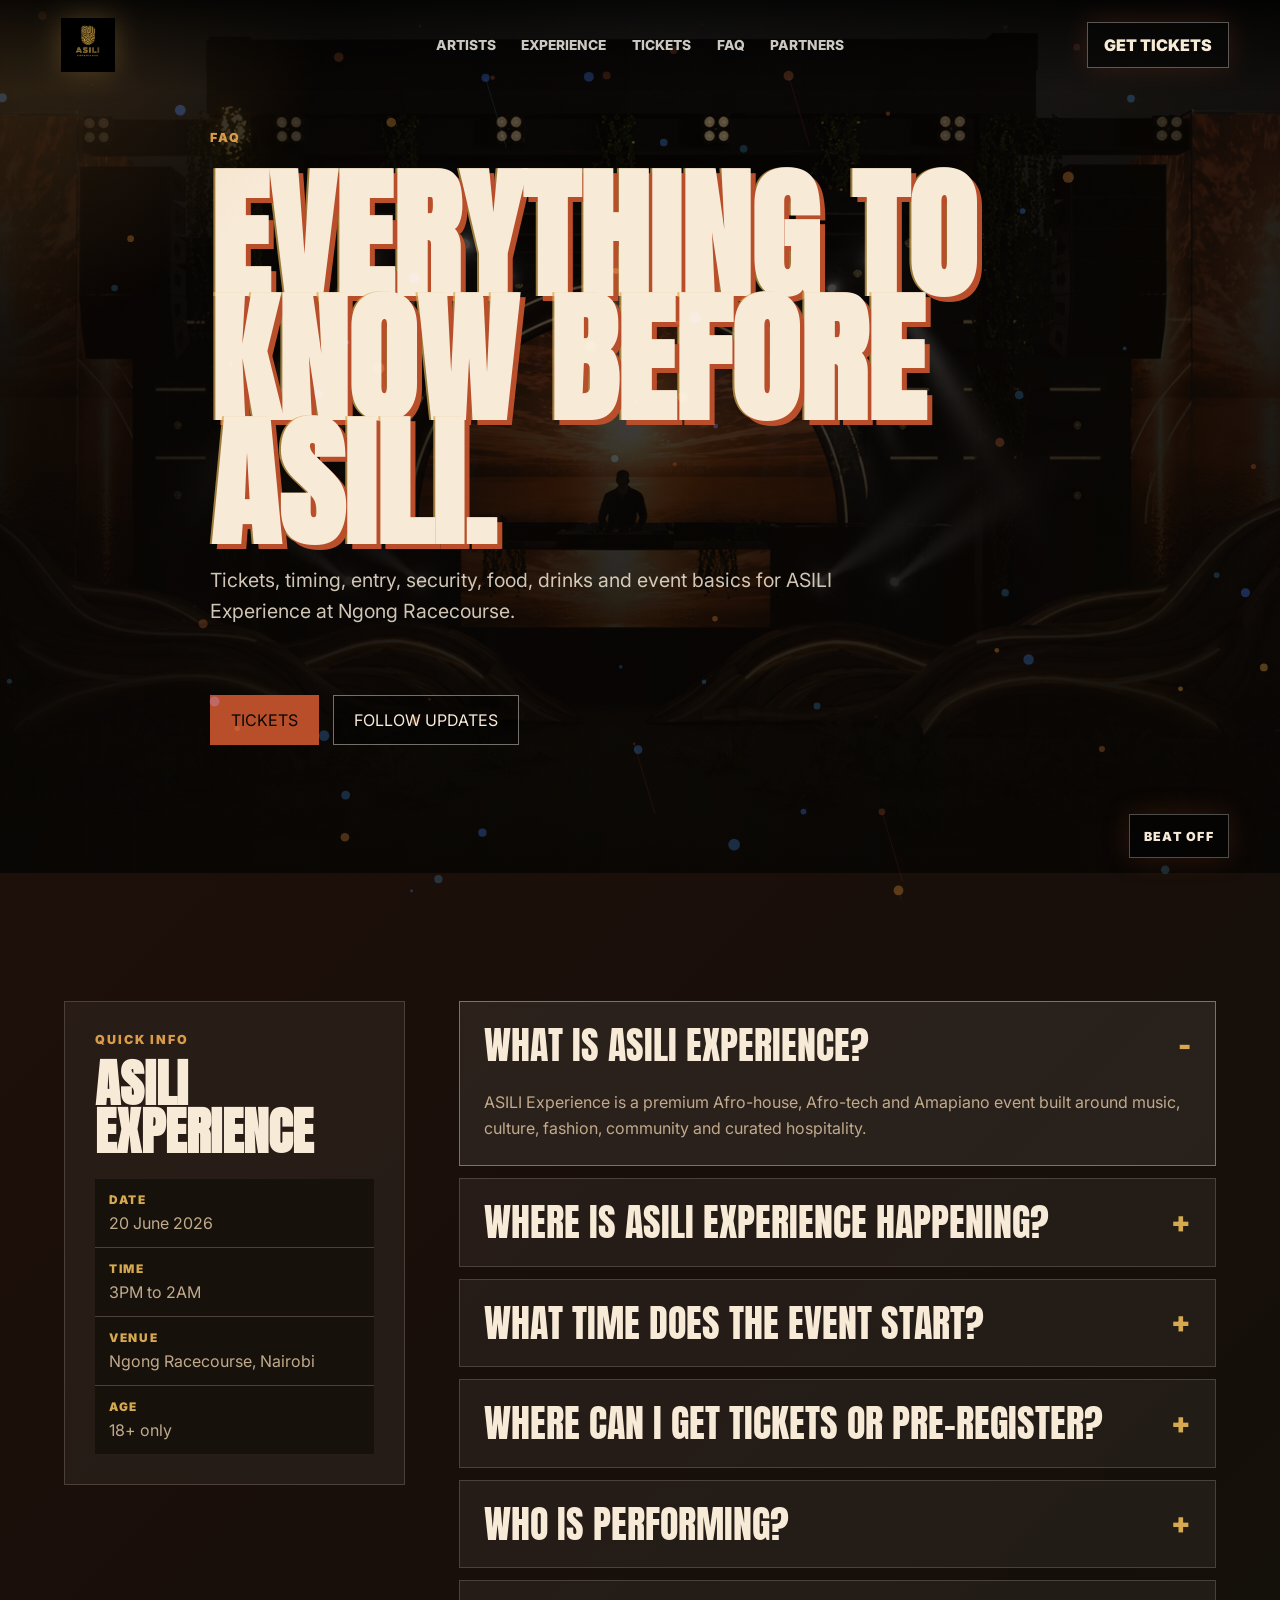
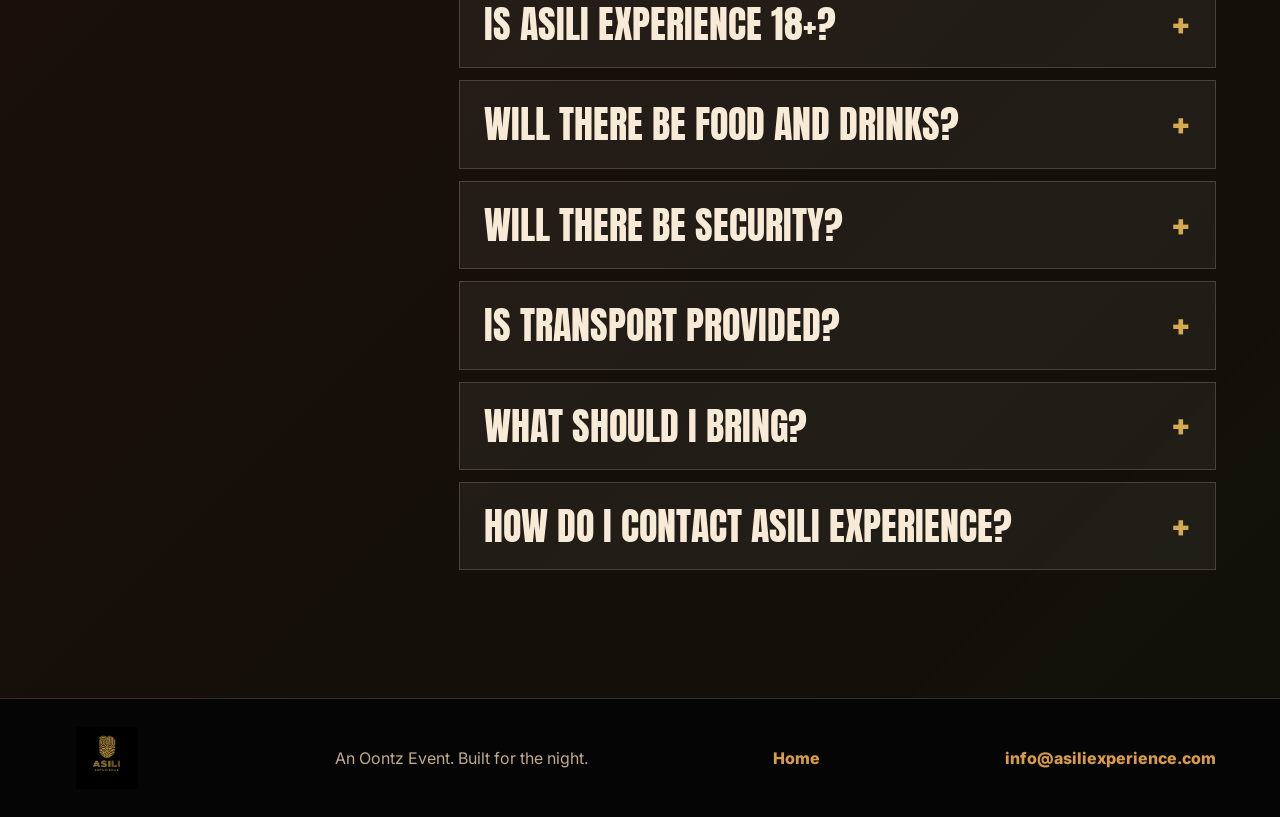
<file: faq.html>
<!doctype html>
<html lang="en">
  <head>
    <meta charset="utf-8">
    <meta name="viewport" content="width=device-width, initial-scale=1">
    <title>FAQ | ASILI Experience Nairobi</title>
    <meta
      name="description"
      content="Frequently asked questions for ASILI Experience, an Afro House Festival Nairobi event at Ngong Racecourse with music, culture, food, drinks, security and ticket information."
    >
    <meta name="robots" content="index, follow">
    <meta name="theme-color" content="#090604">
    <link rel="canonical" href="https://asiliexperience.com/faq.html">
    <link rel="icon" type="image/png" sizes="32x32" href="assets/favicon-32.png">
    <link rel="apple-touch-icon" sizes="180x180" href="assets/apple-touch-icon.png">
    <meta property="og:type" content="website">
    <meta property="og:site_name" content="ASILI Experience">
    <meta property="og:locale" content="en_KE">
    <meta property="og:url" content="https://asiliexperience.com/faq.html">
    <meta property="og:title" content="ASILI Experience FAQ">
    <meta property="og:description" content="Everything to know before ASILI Experience at Ngong Racecourse, Nairobi.">
    <meta property="og:image" content="https://asiliexperience.com/assets/home-stage-background.png">
    <meta name="twitter:card" content="summary_large_image">
    <meta name="twitter:title" content="ASILI Experience FAQ">
    <meta name="twitter:description" content="Tickets, venue, age limit, security, food, drinks and event information for ASILI Experience.">
    <meta name="twitter:image" content="https://asiliexperience.com/assets/home-stage-background.png">
    <link rel="preconnect" href="https://fonts.googleapis.com">
    <link rel="preconnect" href="https://fonts.gstatic.com" crossorigin>
    <link
      href="https://fonts.googleapis.com/css2?family=Anton&family=Inter:wght@400;600;700;800;900&display=swap"
      rel="stylesheet"
    >
    <link rel="stylesheet" href="styles.css?v=20260708">
    <script type="application/ld+json">
      {
        "@context": "https://schema.org",
        "@type": "FAQPage",
        "mainEntity": [
          {
            "@type": "Question",
            "name": "What is ASILI Experience?",
            "acceptedAnswer": {
              "@type": "Answer",
              "text": "ASILI Experience is a premium Afro-house, Afro-tech and Amapiano event in Nairobi, built around music, culture, fashion, community and curated hospitality."
            }
          },
          {
            "@type": "Question",
            "name": "Where is ASILI Experience happening?",
            "acceptedAnswer": {
              "@type": "Answer",
              "text": "ASILI Experience takes place at Ngong Racecourse in Nairobi, Kenya."
            }
          },
          {
            "@type": "Question",
            "name": "What time does the event start?",
            "acceptedAnswer": {
              "@type": "Answer",
              "text": "Gates open at 3PM and the event runs until 2AM."
            }
          },
          {
            "@type": "Question",
            "name": "Where can I get tickets?",
            "acceptedAnswer": {
              "@type": "Answer",
              "text": "Tickets and booking updates are available through Most Wanted on HustleSasa. Follow ASILI Experience on Instagram for ticket announcements."
            }
          },
          {
            "@type": "Question",
            "name": "Who is performing at ASILI Experience?",
            "acceptedAnswer": {
              "@type": "Answer",
              "text": "The ASILI Experience lineup includes Dankie Boi, Kabza De Small, Skillz and Etania."
            }
          },
          {
            "@type": "Question",
            "name": "Is ASILI Experience an 18+ event?",
            "acceptedAnswer": {
              "@type": "Answer",
              "text": "Yes. ASILI Experience is an 18+ event. Guests should carry a valid physical ID or accepted identification."
            }
          },
          {
            "@type": "Question",
            "name": "Will there be food and drinks?",
            "acceptedAnswer": {
              "@type": "Answer",
              "text": "Yes. Food vendors and bars will be available inside the event grounds."
            }
          },
          {
            "@type": "Question",
            "name": "Will there be security?",
            "acceptedAnswer": {
              "@type": "Answer",
              "text": "Yes. ASILI Experience will have trained security, controlled entry and support points around the venue."
            }
          },
          {
            "@type": "Question",
            "name": "Is transport provided?",
            "acceptedAnswer": {
              "@type": "Answer",
              "text": "Transport is not provided by the event. Guests should plan their own drop-off, pickup or ride-share arrangements."
            }
          },
          {
            "@type": "Question",
            "name": "How can I contact ASILI Experience?",
            "acceptedAnswer": {
              "@type": "Answer",
              "text": "You can contact ASILI Experience by email at info@asiliexperience.com or follow @asiliexperience on Instagram."
            }
          }
        ]
      }
    </script>
  </head>
  <body>
    <canvas class="beat-field" aria-hidden="true"></canvas>
    <div class="cursor-light" aria-hidden="true"></div>
    <div class="noise" aria-hidden="true"></div>
    <button class="audio-toggle" type="button" data-audio-toggle aria-pressed="false">
      Beat Off
    </button>
    <header class="site-header">
      <a class="brand" href="index.html#top" aria-label="ASILI home">
        <img class="brand-logo" src="assets/asili-logo-official.png" alt="ASILI Experience logo">
      </a>
      <nav class="nav-links" aria-label="Primary navigation">
        <a href="index.html#artists">Artists</a>
        <a href="index.html#experience">Experience</a>
        <a href="index.html#tickets">Tickets</a>
        <a href="faq.html" aria-current="page">FAQ</a>
        <a href="index.html#partners">Partners</a>
      </nav>
      <a class="nav-ticket" href="https://mostwanted.hustlesasa.shop/?utm_source=ig&utm_medium=social&utm_content=link_in_bio&fbclid=PAZXh0bgNhZW0CMTEAc3J0YwZhcHBfaWQPOTM2NjE5NzQzMzkyNDU5AAGn_1s_jsOJiyk4CDyZP5e3llBT3lIYCwSKj093tluScpbPhsxuHTpS0KUFDSg_aem_HzJawruH-vDiHmQjQ0k3qQ&utm_id=97760_v0_s00_e0_tv3" target="_blank" rel="noopener">Get Tickets</a>
    </header>

    <main id="top">
      <section class="faq-hero section" aria-label="ASILI FAQ introduction">
        <img src="assets/home-stage-background.png" alt="ASILI Experience main stage at Ngong Racecourse">
        <div class="section-inner faq-hero-content">
          <p class="section-kicker">FAQ</p>
          <h1>Everything to know before ASILI.</h1>
          <p>Tickets, timing, entry, security, food, drinks and event basics for ASILI Experience at Ngong Racecourse.</p>
          <div class="hero-actions" aria-label="FAQ actions">
            <a class="button button-primary" href="https://mostwanted.hustlesasa.shop/?utm_source=ig&utm_medium=social&utm_content=link_in_bio&fbclid=PAZXh0bgNhZW0CMTEAc3J0YwZhcHBfaWQPOTM2NjE5NzQzMzkyNDU5AAGn_1s_jsOJiyk4CDyZP5e3llBT3lIYCwSKj093tluScpbPhsxuHTpS0KUFDSg_aem_HzJawruH-vDiHmQjQ0k3qQ&utm_id=97760_v0_s00_e0_tv3" target="_blank" rel="noopener">Tickets</a>
            <a class="button button-secondary" href="https://www.instagram.com/asiliexperience/" target="_blank" rel="noopener">Follow Updates</a>
          </div>
        </div>
      </section>

      <section class="section faq-section" aria-label="Frequently asked questions">
        <div class="section-inner faq-layout">
          <aside class="faq-aside">
            <p class="section-kicker">Quick info</p>
            <h2>ASILI Experience</h2>
            <dl>
              <div>
                <dt>Date</dt>
                <dd>20 June 2026</dd>
              </div>
              <div>
                <dt>Time</dt>
                <dd>3PM to 2AM</dd>
              </div>
              <div>
                <dt>Venue</dt>
                <dd>Ngong Racecourse, Nairobi</dd>
              </div>
              <div>
                <dt>Age</dt>
                <dd>18+ only</dd>
              </div>
            </dl>
          </aside>

          <div class="faq-list">
            <details class="faq-item" open>
              <summary>What is ASILI Experience?</summary>
              <p>ASILI Experience is a premium Afro-house, Afro-tech and Amapiano event built around music, culture, fashion, community and curated hospitality.</p>
            </details>
            <details class="faq-item">
              <summary>Where is ASILI Experience happening?</summary>
              <p>The event takes place at Ngong Racecourse in Nairobi, Kenya.</p>
            </details>
            <details class="faq-item">
              <summary>What time does the event start?</summary>
              <p>Gates open at 3PM and the experience runs until 2AM.</p>
            </details>
            <details class="faq-item">
              <summary>Where can I get tickets or pre-register?</summary>
              <p>All ticket details and booking updates are handled through Most Wanted on HustleSasa. Follow ASILI Experience on Instagram for drops and updates.</p>
            </details>
            <details class="faq-item">
              <summary>Who is performing?</summary>
              <p>The lineup includes Dankie Boi, Kabza De Small, Skillz and Etania.</p>
            </details>
            <details class="faq-item">
              <summary>Is ASILI Experience 18+?</summary>
              <p>Yes. ASILI Experience is an 18+ event. Carry a valid physical ID or accepted identification for entry checks.</p>
            </details>
            <details class="faq-item">
              <summary>Will there be food and drinks?</summary>
              <p>Yes. Food vendors and bars will be available inside the event grounds.</p>
            </details>
            <details class="faq-item">
              <summary>Will there be security?</summary>
              <p>Yes. The event will have trained security, controlled entry and support points around the venue.</p>
            </details>
            <details class="faq-item">
              <summary>Is transport provided?</summary>
              <p>No. Guests should plan their own drop-off, pickup or ride-share arrangements.</p>
            </details>
            <details class="faq-item">
              <summary>What should I bring?</summary>
              <p>Bring your ticket confirmation, charged phone, valid ID, comfortable shoes and the right energy.</p>
            </details>
            <details class="faq-item">
              <summary>How do I contact ASILI Experience?</summary>
              <p>Email <a href="mailto:info@asiliexperience.com">info@asiliexperience.com</a> or follow <a href="https://www.instagram.com/asiliexperience/" target="_blank" rel="noopener">@asiliexperience</a> on Instagram.</p>
            </details>
          </div>
        </div>
      </section>
    </main>

    <footer class="site-footer">
      <img class="footer-logo" src="assets/asili-logo-official.png" alt="ASILI Experience logo">
      <p>An Oontz Event. Built for the night.</p>
      <a href="index.html">Home</a>
      <a href="mailto:info@asiliexperience.com">info@asiliexperience.com</a>
    </footer>

    <script src="script.js"></script>
  </body>
</html>
</file>
<file: styles.css>
:root {
  --ink: #f7ead7;
  --muted: #c1aa8b;
  --black: #090604;
  --charcoal: #17110c;
  --red: #b84f2a;
  --pink: #8f3f2f;
  --cyan: #d89b4a;
  --gold: #d6a84f;
  --green: #7d8a4d;
  --line: rgba(247, 234, 215, 0.18);
  --max: 1180px;
}

* {
  box-sizing: border-box;
}

.sr-only {
  position: absolute;
  width: 1px;
  height: 1px;
  padding: 0;
  margin: -1px;
  overflow: hidden;
  clip: rect(0, 0, 0, 0);
  white-space: nowrap;
  border: 0;
}

html {
  scroll-behavior: smooth;
}

body {
  margin: 0;
  background:
    radial-gradient(circle at 18% 10%, rgba(184, 79, 42, 0.18), transparent 32%),
    radial-gradient(circle at 82% 18%, rgba(125, 138, 77, 0.14), transparent 30%),
    var(--black);
  color: var(--ink);
  font-family: Inter, system-ui, -apple-system, BlinkMacSystemFont, "Segoe UI", sans-serif;
  overflow-x: hidden;
}

body.is-scrolled .site-header {
  background: rgba(5, 5, 5, 0.86);
  border-bottom: 1px solid rgba(248, 244, 236, 0.12);
  backdrop-filter: blur(18px);
}

body.beat-is-on .hero-image {
  animation-duration: 9s;
  filter: saturate(1.25) contrast(1.08);
}

body.beat-is-on h1,
body.beat-is-on .brand-strip span {
  animation-duration: 1.1s;
}

body.beat-is-on .sound-meter span {
  animation-duration: 360ms;
}

body.beat-is-on .visual-crowd img,
body.beat-is-on .party-gallery img {
  animation-duration: 5.5s;
}

a {
  color: inherit;
  text-decoration: none;
}

.beat-field,
.cursor-light {
  position: fixed;
  inset: 0;
  pointer-events: none;
}

.beat-field {
  z-index: 1;
  opacity: 0.72;
  mix-blend-mode: screen;
}

.cursor-light {
  z-index: 4;
  background: radial-gradient(circle at var(--x, 50%) var(--y, 34%), rgba(216, 155, 74, 0.2), transparent 26vw);
  transition: background-position 120ms linear;
}

.noise {
  position: fixed;
  inset: 0;
  z-index: 5;
  pointer-events: none;
  opacity: 0.16;
  background-image:
    radial-gradient(circle at 20% 30%, rgba(247, 234, 215, 0.15) 0 1px, transparent 1px),
    radial-gradient(circle at 80% 70%, rgba(214, 168, 79, 0.12) 0 1px, transparent 1px);
  background-size: 28px 28px, 18px 18px;
  mix-blend-mode: soft-light;
}

.site-header {
  position: fixed;
  top: 0;
  left: 0;
  right: 0;
  z-index: 20;
  display: grid;
  grid-template-columns: 1fr auto 1fr;
  align-items: center;
  gap: 24px;
  padding: 18px clamp(18px, 4vw, 54px);
  background: linear-gradient(180deg, rgba(0, 0, 0, 0.78), rgba(0, 0, 0, 0));
  transition: background 220ms ease, border-color 220ms ease, backdrop-filter 220ms ease;
}

.audio-toggle {
  position: fixed;
  right: clamp(18px, 4vw, 54px);
  bottom: clamp(18px, 4vw, 42px);
  z-index: 50;
  min-height: 44px;
  padding: 11px 14px;
  border: 1px solid rgba(248, 244, 236, 0.3);
  background: rgba(5, 5, 5, 0.72);
  color: var(--ink);
  font: inherit;
  font-size: 0.78rem;
  font-weight: 900;
  letter-spacing: 0.1em;
  text-transform: uppercase;
  cursor: pointer;
  backdrop-filter: blur(14px);
  box-shadow: 0 0 28px rgba(184, 79, 42, 0.22);
}

.audio-toggle[aria-pressed="true"] {
  border-color: rgba(125, 138, 77, 0.72);
  background: var(--green);
  color: var(--black);
  box-shadow: 0 0 34px rgba(125, 138, 77, 0.42);
}

.brand,
.nav-ticket,
.button {
  font-weight: 900;
  text-transform: uppercase;
}

.brand {
  display: inline-flex;
  align-items: center;
  gap: 10px;
  letter-spacing: 0.08em;
}

.brand-logo {
  width: 74px;
  height: 54px;
  object-fit: contain;
  object-position: center;
  filter: drop-shadow(0 0 14px rgba(214, 168, 79, 0.28));
}

.nav-links {
  display: flex;
  align-items: center;
  gap: clamp(14px, 2vw, 28px);
  color: rgba(248, 244, 236, 0.82);
  font-size: 0.86rem;
  font-weight: 800;
  text-transform: uppercase;
}

.nav-links a {
  position: relative;
}

.nav-links a::after {
  position: absolute;
  left: 0;
  right: 0;
  bottom: -8px;
  height: 2px;
  content: "";
  background: var(--cyan);
  transform: scaleX(0);
  transform-origin: left;
  transition: transform 180ms ease;
}

.nav-links a:hover::after {
  transform: scaleX(1);
}

.nav-ticket {
  justify-self: end;
  padding: 12px 16px;
  border: 1px solid rgba(248, 244, 236, 0.34);
  background: rgba(5, 5, 5, 0.5);
  box-shadow: 0 0 24px rgba(184, 79, 42, 0.22);
}

.hero {
  position: relative;
  min-height: 94svh;
  display: grid;
  align-items: end;
  padding: 110px clamp(18px, 5vw, 72px) 58px;
  overflow: hidden;
  isolation: isolate;
}

.hero-image,
.hero-scrim,
.hero::before,
.hero::after {
  position: absolute;
  inset: 0;
}

.hero::before {
  z-index: 1;
  content: "";
  background:
    linear-gradient(105deg, transparent 0 42%, rgba(184, 79, 42, 0.24) 43%, transparent 46%),
    linear-gradient(78deg, transparent 0 57%, rgba(216, 155, 74, 0.18) 58%, transparent 61%),
    repeating-linear-gradient(90deg, transparent 0 110px, rgba(247, 234, 215, 0.05) 112px, transparent 116px);
  animation: lightSweep 5.2s ease-in-out infinite;
  mix-blend-mode: warm-light;
}

.hero::after {
  z-index: 1;
  content: "";
  background:
    radial-gradient(circle at 50% 86%, rgba(184, 79, 42, 0.28), transparent 30%),
    radial-gradient(circle at 18% 22%, rgba(125, 138, 77, 0.16), transparent 24%),
    linear-gradient(transparent 0 72%, rgba(5, 5, 5, 0.9));
}

.hero-image {
  width: 100%;
  height: 100%;
  object-fit: cover;
  object-position: center center;
  filter: sepia(0.18) saturate(0.9) contrast(1.08) brightness(0.88);
  animation: heroDrift 18s ease-in-out infinite alternate;
}

.hero-video {
  background: #050505;
}

.hero-scrim {
  background:
    linear-gradient(90deg, rgba(0, 0, 0, 0.84), rgba(0, 0, 0, 0.28) 48%, rgba(0, 0, 0, 0.72)),
    linear-gradient(180deg, rgba(0, 0, 0, 0.12), rgba(0, 0, 0, 0.94) 90%);
}

.hero-orbit {
  position: absolute;
  width: 46vw;
  aspect-ratio: 1;
  border: 1px solid rgba(248, 244, 236, 0.24);
  border-radius: 50%;
  transform: rotateX(64deg);
  filter: drop-shadow(0 0 18px rgba(216, 155, 74, 0.24));
}

.orbit-one {
  right: -9vw;
  top: 14vh;
  animation: spinRing 22s linear infinite;
}

.orbit-two {
  left: -18vw;
  bottom: 5vh;
  border-color: rgba(184, 79, 42, 0.28);
  animation: spinRing 28s linear infinite reverse;
}

.hero-content {
  position: relative;
  z-index: 3;
  max-width: 800px;
}

.eyebrow,
.section-kicker,
.ticket-card p,
.experience-grid span {
  color: var(--cyan);
  font-size: 0.78rem;
  font-weight: 900;
  letter-spacing: 0.16em;
  text-transform: uppercase;
}

h1,
h2,
h3,
p {
  margin-top: 0;
}

h1 {
  margin-bottom: 10px;
  font-family: Anton, Impact, sans-serif;
  font-size: clamp(4.6rem, 15vw, 11rem);
  line-height: 0.82;
  letter-spacing: 0;
  text-transform: uppercase;
  text-shadow: 5px 5px 0 var(--red), -2px 0 0 rgba(214, 168, 79, 0.72);
  animation: titlePulse 2.8s steps(2, end) infinite;
}

.hero-copy {
  max-width: 650px;
  color: rgba(248, 244, 236, 0.86);
  font-size: clamp(1rem, 2.2vw, 1.28rem);
  line-height: 1.55;
}

.hero-actions {
  display: flex;
  flex-wrap: wrap;
  gap: 14px;
  margin-top: 30px;
}

.sound-meter {
  display: grid;
  grid-template-columns: repeat(10, 10px);
  align-items: end;
  gap: 7px;
  height: 54px;
  margin-top: 30px;
}

.sound-meter span {
  display: block;
  height: 16px;
  background: linear-gradient(180deg, var(--gold), var(--green), var(--red));
  box-shadow: 0 0 18px rgba(216, 155, 74, 0.35);
  transform-origin: bottom;
  animation: meterBounce 820ms ease-in-out infinite alternate;
}

.sound-meter span:nth-child(2n) {
  animation-duration: 520ms;
}

.sound-meter span:nth-child(3n) {
  animation-duration: 680ms;
}

.sound-meter span:nth-child(4n) {
  animation-duration: 980ms;
}

.button {
  font: inherit;
  display: inline-flex;
  min-height: 48px;
  align-items: center;
  justify-content: center;
  padding: 14px 20px;
  border: 1px solid transparent;
  transition: transform 180ms ease, background 180ms ease, color 180ms ease;
  cursor: pointer;
}

.button:hover {
  transform: translateY(-2px);
}

.button-primary {
  background: var(--red);
  color: var(--black);
}

.button-secondary {
  border-color: rgba(248, 244, 236, 0.45);
  background: rgba(0, 0, 0, 0.42);
}

.hero-panel {
  position: absolute;
  right: clamp(18px, 5vw, 72px);
  bottom: 42px;
  z-index: 3;
  display: grid;
  gap: 8px;
  width: min(320px, calc(100% - 36px));
  padding: 18px;
  border-left: 4px solid var(--green);
  background: rgba(5, 5, 5, 0.68);
  backdrop-filter: blur(14px);
  animation: panelFloat 3.8s ease-in-out infinite;
}

.stage-hud {
  position: absolute;
  left: clamp(18px, 5vw, 72px);
  right: clamp(18px, 5vw, 72px);
  bottom: 18px;
  z-index: 3;
  display: flex;
  justify-content: space-between;
  gap: 16px;
  color: rgba(248, 244, 236, 0.62);
  font-size: 0.72rem;
  font-weight: 900;
  letter-spacing: 0.14em;
  text-transform: uppercase;
}

.stage-hud span {
  padding-top: 8px;
  border-top: 1px solid rgba(248, 244, 236, 0.28);
}

.hero-panel strong {
  font-size: 1.15rem;
  text-transform: uppercase;
}

.hero-panel span {
  color: var(--muted);
  font-size: 0.86rem;
  font-weight: 800;
  text-transform: uppercase;
}

.section {
  padding: clamp(72px, 10vw, 130px) clamp(18px, 5vw, 72px);
}

.section-inner {
  width: min(100%, var(--max));
  margin: 0 auto;
}

.section-heading {
  display: grid;
  max-width: 750px;
  gap: 8px;
  margin-bottom: 34px;
}

.section-heading,
.experience-grid article,
.ticket-card,
.guide-grid article,
.info-grid dl {
  opacity: 0;
  transform: translateY(24px);
  transition: opacity 520ms ease, transform 520ms ease;
}

.section-heading.is-visible,
.experience-grid article.is-visible,
.ticket-card.is-visible,
.guide-grid article.is-visible,
.info-grid dl.is-visible {
  opacity: 1;
  transform: translateY(0);
}

h2 {
  font-family: Anton, Impact, sans-serif;
  font-size: clamp(2.45rem, 7vw, 5.5rem);
  line-height: 0.95;
  letter-spacing: 0;
  text-transform: uppercase;
}

h3 {
  font-size: clamp(1.25rem, 2.2vw, 2rem);
  line-height: 1;
}

.countdown-section {
  padding: 48px clamp(18px, 5vw, 72px);
  background:
    linear-gradient(90deg, rgba(9, 6, 4, 0.08), transparent),
    var(--red);
  color: var(--black);
}

.countdown-grid,
.info-grid {
  display: grid;
  grid-template-columns: minmax(0, 1fr) minmax(320px, 0.85fr);
  gap: clamp(28px, 6vw, 72px);
  align-items: center;
}

.countdown-grid .section-kicker {
  color: var(--black);
}

.countdown-grid h2 {
  margin-bottom: 0;
  max-width: 630px;
}

.countdown {
  display: grid;
  grid-template-columns: repeat(4, 1fr);
  gap: 8px;
}

.countdown div {
  display: grid;
  min-height: 100px;
  place-items: center;
  border: 2px solid rgba(5, 5, 5, 0.82);
  background: rgba(248, 244, 236, 0.78);
}

.countdown strong {
  font-family: Anton, Impact, sans-serif;
  font-size: clamp(2rem, 5vw, 4.2rem);
  line-height: 0.9;
}

.countdown span {
  font-size: 0.72rem;
  font-weight: 900;
  text-transform: uppercase;
}

.visuals-section {
  display: grid;
  grid-template-columns: repeat(4, minmax(240px, 1fr));
  gap: 1px;
  background: rgba(248, 244, 236, 0.14);
  overflow-x: auto;
}

.visual-card {
  position: relative;
  min-height: 0;
  aspect-ratio: 4 / 5;
  display: grid;
  align-items: end;
  overflow: hidden;
  isolation: isolate;
  padding: 0;
  background: #050505;
}

.visual-card img {
  position: absolute;
  inset: 0;
  z-index: -2;
  width: 100%;
  height: 100%;
  object-fit: cover;
  filter: saturate(1.06) contrast(1.05);
  transition: transform 700ms ease;
}

.visual-crowd img {
  animation: photoPulse 10s ease-in-out infinite alternate;
}

.visual-card::before {
  position: absolute;
  inset: 0;
  z-index: -1;
  content: "";
  background:
    linear-gradient(180deg, rgba(5, 5, 5, 0.08), rgba(5, 5, 5, 0.82)),
    radial-gradient(circle at 22% 22%, rgba(216, 155, 74, 0.18), transparent 28%);
}

.visuals-section .visual-card.visual-artist::before {
  display: none;
}

.visual-card:hover img {
  transform: scale(1.04);
}

.visual-card h2 {
  max-width: 520px;
  margin-bottom: 0;
  font-size: clamp(1.65rem, 3vw, 3.2rem);
  text-shadow: 3px 3px 0 rgba(184, 79, 42, 0.72);
}

.motion-dancers {
  position: absolute;
  inset: auto 5% 9% 5%;
  z-index: 1;
  height: 42%;
  pointer-events: none;
}

.motion-dancers span {
  position: absolute;
  bottom: 0;
  width: clamp(14px, 2vw, 28px);
  height: clamp(64px, 12vw, 142px);
  border-radius: 999px 999px 10px 10px;
  background:
    radial-gradient(circle at 50% 9%, rgba(248, 244, 236, 0.96) 0 11%, transparent 12%),
    linear-gradient(180deg, rgba(5, 5, 5, 0) 0 18%, rgba(5, 5, 5, 0.82) 19% 100%);
  box-shadow: 0 0 22px rgba(184, 79, 42, 0.22);
  opacity: 0.72;
  transform-origin: 50% 100%;
  animation: dancerMove 740ms ease-in-out infinite alternate;
  mix-blend-mode: screen;
}

.motion-dancers span::before,
.motion-dancers span::after {
  position: absolute;
  top: 31%;
  width: 70%;
  height: 7px;
  content: "";
  border-radius: 99px;
  background: rgba(248, 244, 236, 0.74);
  transform-origin: right center;
  animation: armWave 620ms ease-in-out infinite alternate;
}

.motion-dancers span::before {
  right: 53%;
}

.motion-dancers span::after {
  left: 53%;
  transform-origin: left center;
  animation-direction: alternate-reverse;
}

.motion-dancers span:nth-child(1) {
  left: 4%;
  animation-delay: -120ms;
}

.motion-dancers span:nth-child(2) {
  left: 21%;
  height: clamp(76px, 14vw, 160px);
  animation-delay: -330ms;
}

.motion-dancers span:nth-child(3) {
  left: 43%;
  animation-delay: -40ms;
}

.motion-dancers span:nth-child(4) {
  left: 64%;
  height: clamp(72px, 13vw, 150px);
  animation-delay: -250ms;
}

.motion-dancers span:nth-child(5) {
  left: 82%;
  animation-delay: -510ms;
}

.motion-dancers span:nth-child(6) {
  left: 13%;
  animation-delay: -700ms;
}

.motion-dancers span:nth-child(7) {
  left: 33%;
  animation-delay: -560ms;
}

.motion-dancers span:nth-child(8) {
  left: 57%;
  animation-delay: -820ms;
}

.motion-dancers span:nth-child(9) {
  left: 74%;
  animation-delay: -440ms;
}

.visual-artist img {
  object-fit: contain;
  object-position: center top;
}

.marquee {
  overflow: hidden;
  border-block: 1px solid var(--line);
  background: #0c0c0c;
}

.marquee-track {
  display: flex;
  width: max-content;
  animation: marquee 18s linear infinite;
}

.marquee span {
  padding: 18px 28px;
  color: var(--gold);
  font-family: Anton, Impact, sans-serif;
  font-size: clamp(1.8rem, 4vw, 3.2rem);
  text-transform: uppercase;
  white-space: nowrap;
}

.manifesto {
  padding: clamp(42px, 7vw, 92px) clamp(18px, 5vw, 72px);
  background:
    linear-gradient(90deg, rgba(184, 79, 42, 0.2), rgba(125, 138, 77, 0.14)),
    #050505;
}

.manifesto-grid {
  display: grid;
  grid-template-columns: repeat(4, 1fr);
  gap: 1px;
  background: rgba(248, 244, 236, 0.18);
}

.manifesto p {
  min-height: 170px;
  display: grid;
  align-items: end;
  margin: 0;
  padding: clamp(18px, 3vw, 26px);
  background: rgba(5, 5, 5, 0.86);
  color: var(--ink);
  font-family: Anton, Impact, sans-serif;
  font-size: clamp(1.8rem, 3.2vw, 3.4rem);
  line-height: 0.95;
  text-transform: uppercase;
}

.stage-section {
  position: relative;
  min-height: 76svh;
  display: grid;
  align-items: end;
  overflow: hidden;
  padding: clamp(72px, 10vw, 130px) clamp(18px, 5vw, 72px);
  background: #070504;
}

.stage-section img {
  position: absolute;
  inset: 0;
  z-index: 0;
  width: 100%;
  height: 100%;
  object-fit: cover;
  filter: sepia(0.16) saturate(0.92) brightness(0.82);
}

.stage-section::after {
  position: absolute;
  inset: 0;
  z-index: 1;
  content: "";
  background:
    linear-gradient(90deg, rgba(9, 6, 4, 0.86), rgba(9, 6, 4, 0.18) 55%, rgba(9, 6, 4, 0.72)),
    linear-gradient(180deg, rgba(9, 6, 4, 0.08), rgba(9, 6, 4, 0.92));
}

.stage-copy {
  position: relative;
  z-index: 2;
  width: min(100%, 680px);
}

.stage-copy h2 {
  font-size: clamp(2rem, 5vw, 4.2rem);
}

.stage-copy p:last-child {
  color: var(--muted);
  line-height: 1.55;
}

.experience-grid article,
.ticket-card {
  border: 1px solid var(--line);
  background: rgba(255, 255, 255, 0.055);
  transition: border-color 220ms ease, box-shadow 220ms ease, transform 220ms ease, background 220ms ease;
}

.experience-grid article:hover,
.ticket-card:hover {
  border-color: rgba(216, 155, 74, 0.62);
  box-shadow: 0 24px 80px rgba(0, 0, 0, 0.34), 0 0 34px rgba(216, 155, 74, 0.16);
  transform: translateY(-6px);
}

.experience-grid p,
.ticket-card span,
.info-grid dd,
.site-footer p {
  color: var(--muted);
  line-height: 1.55;
}

.split-layout {
  display: grid;
  grid-template-columns: 0.78fr 1.22fr;
  gap: clamp(26px, 6vw, 74px);
}

.experience-section {
  background: #090909;
}

.experience-grid {
  display: grid;
  gap: 14px;
}

.experience-grid article {
  padding: 26px;
}

.experience-grid h3 {
  margin: 12px 0 8px;
}

.tent-section {
  position: relative;
  min-height: 72svh;
  display: block;
  padding: clamp(72px, 10vw, 130px) clamp(18px, 5vw, 72px);
  overflow: hidden;
  isolation: isolate;
}

.tent-section img {
  position: absolute;
  inset: 0;
  z-index: -2;
  width: 100%;
  height: 100%;
  object-fit: cover;
  filter: saturate(1.08) contrast(1.04);
}

.tent-section::before,
.tent-section::after {
  position: absolute;
  inset: 0;
  content: "";
}

.tent-section::before {
  z-index: -1;
  background:
    linear-gradient(90deg, rgba(5, 5, 5, 0.84), rgba(5, 5, 5, 0.18) 48%, rgba(5, 5, 5, 0.64)),
    linear-gradient(180deg, rgba(5, 5, 5, 0.08), rgba(5, 5, 5, 0.88));
}

.tent-section::after {
  background: linear-gradient(112deg, transparent 0 54%, rgba(216, 155, 74, 0.18) 56%, transparent 61%);
  mix-blend-mode: soft-light;
  animation: lightSweep 6.4s ease-in-out infinite;
}

.tent-copy {
  position: relative;
  z-index: 2;
  width: min(100%, 760px);
}

.tent-copy p:last-child {
  max-width: 620px;
  color: rgba(248, 244, 236, 0.84);
  font-size: clamp(1rem, 2vw, 1.22rem);
  line-height: 1.6;
}

.tent-words {
  padding: clamp(42px, 7vw, 86px) clamp(18px, 5vw, 72px);
  background: #050505;
}

.tent-words h2 {
  max-width: 920px;
}

.tent-words p {
  max-width: 650px;
  color: var(--muted);
  font-size: clamp(1rem, 2vw, 1.18rem);
  line-height: 1.6;
}

.party-gallery {
  position: relative;
  display: grid;
  min-height: 76svh;
  overflow: hidden;
}

.party-gallery img {
  position: absolute;
  inset: 0;
  width: 100%;
  height: 100%;
  object-fit: cover;
  filter: saturate(1.06) contrast(1.05);
  animation: photoPulse 12s ease-in-out infinite alternate;
}

.party-gallery::before {
  position: absolute;
  inset: 0;
  content: "";
  background:
    linear-gradient(180deg, rgba(5, 5, 5, 0.08), rgba(5, 5, 5, 0.86)),
    radial-gradient(circle at 52% 48%, rgba(184, 79, 42, 0.2), transparent 34%);
}

.gallery-copy {
  position: absolute;
  z-index: 2;
  left: clamp(18px, 5vw, 72px);
  right: clamp(18px, 5vw, 72px);
  bottom: clamp(32px, 7vw, 84px);
  max-width: 620px;
}

.gallery-copy h2 {
  font-size: clamp(1.9rem, 5vw, 4rem);
  text-shadow: 4px 4px 0 rgba(184, 79, 42, 0.7);
}

.moments-section {
  background:
    linear-gradient(135deg, rgba(184, 79, 42, 0.14), rgba(125, 138, 77, 0.08)),
    #090909;
}

.moments-grid {
  display: grid;
  grid-template-columns: repeat(4, minmax(0, 1fr));
  grid-auto-flow: dense;
  gap: clamp(10px, 1.6vw, 18px);
}

.moments-grid figure {
  position: relative;
  min-height: clamp(280px, 32vw, 440px);
  margin: 0;
  overflow: hidden;
  border: 1px solid rgba(247, 234, 215, 0.16);
  background: #050505;
}

.moments-grid figure:nth-child(3n) {
  grid-row: span 2;
}

.moments-grid figure:nth-child(5n) {
  grid-column: span 2;
}

.moments-grid figure:nth-child(even) {
  transform: translateY(clamp(18px, 3vw, 34px));
}

.moments-grid img {
  width: 100%;
  height: 100%;
  object-fit: cover;
  filter: saturate(1.08) contrast(1.08);
  transition: transform 500ms ease, filter 500ms ease;
}

.moments-grid figure:hover img {
  transform: scale(1.04);
  filter: saturate(1.14) contrast(1.12);
}

.reviews-section {
  background:
    radial-gradient(circle at 8% 20%, rgba(216, 155, 74, 0.14), transparent 32%),
    linear-gradient(135deg, rgba(247, 234, 215, 0.06), rgba(184, 79, 42, 0.12)),
    #050505;
}

.reviews-grid {
  display: grid;
  grid-template-columns: repeat(2, minmax(0, 1fr));
  gap: clamp(16px, 3vw, 28px);
  align-items: start;
}

.review-card {
  display: grid;
  gap: 18px;
}

.review-card img {
  width: 100%;
  aspect-ratio: 4 / 5;
  object-fit: cover;
  border: 1px solid rgba(216, 155, 74, 0.36);
  box-shadow: 0 24px 80px rgba(0, 0, 0, 0.36);
}

.review-card blockquote {
  margin: 0;
  padding: clamp(18px, 3vw, 26px);
  border-left: 3px solid var(--gold);
  background: rgba(255, 255, 255, 0.055);
}

.review-card p {
  margin: 0;
  color: var(--muted);
  font-size: clamp(1rem, 1.7vw, 1.24rem);
  line-height: 1.55;
}

.tickets-section {
  background:
    linear-gradient(160deg, rgba(184, 79, 42, 0.14), rgba(125, 138, 77, 0.1)),
    #050505;
}

.ticket-grid {
  display: grid;
  grid-template-columns: minmax(0, 1fr);
  gap: 16px;
}

.ticket-card {
  display: grid;
  min-height: 320px;
  align-content: space-between;
  gap: 18px;
  padding: clamp(22px, 4vw, 34px);
}

.ticket-cta {
  max-width: 760px;
}

.ticket-actions {
  display: flex;
  flex-wrap: wrap;
  gap: 12px;
}

.ticket-card.hot {
  border-color: rgba(184, 79, 42, 0.78);
  background:
    linear-gradient(180deg, rgba(184, 79, 42, 0.26), rgba(216, 155, 74, 0.08)),
    rgba(255, 255, 255, 0.06);
}

.ticket-card.hot::before {
  content: "GATE";
  width: max-content;
  padding: 7px 10px;
  background: var(--green);
  color: var(--black);
  font-size: 0.74rem;
  font-weight: 900;
  letter-spacing: 0.12em;
}

.ticket-card h3 {
  font-family: Anton, Impact, sans-serif;
  font-size: clamp(2.1rem, 4vw, 4.5rem);
  text-transform: uppercase;
}

.ticket-card strong {
  font-size: clamp(1.4rem, 3vw, 2.4rem);
}

.ticket-card .button {
  min-width: min(100%, 220px);
}

.guide-section {
  background:
    linear-gradient(180deg, rgba(216, 155, 74, 0.1), rgba(184, 79, 42, 0.1)),
    #080808;
}

.guide-grid {
  display: grid;
  grid-template-columns: repeat(3, 1fr);
  gap: 14px;
}

.guide-grid article {
  min-height: 230px;
  display: grid;
  align-content: space-between;
  padding: clamp(20px, 3vw, 28px);
  border: 1px solid var(--line);
  background: rgba(255, 255, 255, 0.055);
}

.guide-grid span {
  color: var(--gold);
  font-size: 0.78rem;
  font-weight: 900;
  letter-spacing: 0.16em;
}

.guide-grid h3 {
  margin: 18px 0 8px;
  font-family: Anton, Impact, sans-serif;
  font-size: clamp(1.8rem, 3vw, 3.4rem);
  text-transform: uppercase;
}

.guide-grid p {
  color: var(--muted);
  line-height: 1.55;
}

.brands-section {
  background:
    linear-gradient(90deg, rgba(247, 234, 215, 0.08), transparent),
    var(--red);
  color: var(--black);
}

.brands-section .section-kicker {
  color: var(--black);
}

.brand-strip {
  display: grid;
  grid-template-columns: repeat(3, 1fr);
  gap: 1px;
  margin-top: 18px;
  background: rgba(5, 5, 5, 0.72);
}

.brand-strip span {
  min-height: 130px;
  display: grid;
  place-items: center;
  padding: 18px;
  background: var(--ink);
  font-family: Anton, Impact, sans-serif;
  font-size: clamp(2rem, 5vw, 5rem);
  line-height: 0.95;
  text-align: center;
  text-transform: uppercase;
}

.social-section {
  background:
    linear-gradient(135deg, rgba(184, 79, 42, 0.16), rgba(125, 138, 77, 0.1)),
    #050505;
}

.social-card {
  display: grid;
  grid-template-columns: minmax(0, 1fr) auto auto;
  gap: clamp(18px, 4vw, 44px);
  align-items: center;
  padding: clamp(24px, 5vw, 44px);
  border: 1px solid var(--line);
  background: rgba(255, 255, 255, 0.055);
}

.social-card h2 {
  margin-bottom: 10px;
}

.social-card p:not(.section-kicker) {
  color: var(--muted);
  line-height: 1.55;
}

.social-stat {
  display: grid;
  gap: 6px;
  min-width: 150px;
}

.social-stat strong {
  color: var(--gold);
  font-family: Anton, Impact, sans-serif;
  font-size: clamp(2.4rem, 5vw, 5.6rem);
  line-height: 0.9;
}

.social-stat span {
  color: var(--muted);
  font-size: 0.8rem;
  font-weight: 900;
  letter-spacing: 0.12em;
  text-transform: uppercase;
}

.info-section {
  background: var(--charcoal);
}

.faq-hero {
  position: relative;
  min-height: 76svh;
  display: grid;
  align-items: end;
  overflow: hidden;
  isolation: isolate;
  padding-top: 130px;
}

.faq-hero img {
  position: absolute;
  inset: 0;
  z-index: -2;
  width: 100%;
  height: 100%;
  object-fit: cover;
  filter: sepia(0.12) saturate(0.95) brightness(0.74);
}

.faq-hero::after {
  position: absolute;
  inset: 0;
  z-index: -1;
  content: "";
  background:
    linear-gradient(90deg, rgba(9, 6, 4, 0.88), rgba(9, 6, 4, 0.36) 52%, rgba(9, 6, 4, 0.76)),
    linear-gradient(180deg, rgba(9, 6, 4, 0.1), rgba(9, 6, 4, 0.95));
}

.faq-hero-content {
  display: grid;
  max-width: 860px;
  gap: 18px;
}

.faq-hero h1 {
  margin-bottom: 0;
  font-size: clamp(3.6rem, 11vw, 9rem);
  line-height: 0.88;
}

.faq-hero p:not(.section-kicker) {
  max-width: 680px;
  color: rgba(247, 234, 215, 0.84);
  font-size: clamp(1rem, 2vw, 1.22rem);
  line-height: 1.6;
}

.faq-section {
  background:
    linear-gradient(135deg, rgba(184, 79, 42, 0.12), rgba(125, 138, 77, 0.08)),
    #080604;
}

.faq-layout {
  display: grid;
  grid-template-columns: minmax(260px, 0.45fr) minmax(0, 1fr);
  gap: clamp(22px, 5vw, 54px);
  align-items: start;
}

.faq-aside {
  position: sticky;
  top: 110px;
  padding: clamp(20px, 3vw, 30px);
  border: 1px solid var(--line);
  background: rgba(255, 255, 255, 0.055);
}

.faq-aside h2 {
  margin-bottom: 22px;
  font-size: clamp(2rem, 4vw, 3.6rem);
}

.faq-aside dl {
  display: grid;
  gap: 1px;
  margin: 0;
  background: var(--line);
}

.faq-aside dl div {
  display: grid;
  gap: 6px;
  padding: 14px;
  background: var(--charcoal);
}

.faq-aside dt {
  color: var(--gold);
  font-size: 0.74rem;
  font-weight: 900;
  letter-spacing: 0.14em;
  text-transform: uppercase;
}

.faq-aside dd {
  margin: 0;
  color: var(--muted);
}

.faq-list {
  display: grid;
  gap: 12px;
}

.faq-item {
  border: 1px solid var(--line);
  background: rgba(255, 255, 255, 0.055);
  transition: border-color 180ms ease, background 180ms ease;
}

.faq-item[open] {
  border-color: rgba(216, 155, 74, 0.62);
  background: rgba(255, 255, 255, 0.075);
}

.faq-item summary {
  display: flex;
  align-items: center;
  justify-content: space-between;
  gap: 18px;
  padding: clamp(18px, 3vw, 24px);
  color: var(--ink);
  font-family: Anton, Impact, sans-serif;
  font-size: clamp(1.35rem, 3vw, 2.6rem);
  line-height: 1;
  list-style: none;
  text-transform: uppercase;
  cursor: pointer;
}

.faq-item summary::-webkit-details-marker {
  display: none;
}

.faq-item summary::after {
  content: "+";
  color: var(--gold);
  font-family: Inter, system-ui, sans-serif;
  font-size: 1.8rem;
  font-weight: 900;
}

.faq-item[open] summary::after {
  content: "-";
}

.faq-item p {
  margin: 0;
  padding: 0 clamp(18px, 3vw, 24px) clamp(18px, 3vw, 24px);
  color: var(--muted);
  line-height: 1.65;
}

.faq-item a {
  color: var(--gold);
  font-weight: 800;
}

.info-grid dl {
  display: grid;
  gap: 1px;
  margin: 0;
  background: var(--line);
}

.info-grid div {
  display: grid;
  grid-template-columns: 120px 1fr;
  gap: 18px;
  padding: 18px;
  background: var(--charcoal);
}

.info-grid dt {
  color: var(--gold);
  font-weight: 900;
  text-transform: uppercase;
}

.info-grid dd {
  margin: 0;
}

.site-footer {
  display: flex;
  flex-wrap: wrap;
  align-items: center;
  justify-content: space-between;
  gap: 14px;
  padding: 28px clamp(18px, 5vw, 72px);
  border-top: 1px solid var(--line);
  background: #050505;
}

.site-footer span {
  font-family: Anton, Impact, sans-serif;
  font-size: 2rem;
}

.footer-logo {
  width: 86px;
  height: 62px;
  object-fit: contain;
}

.site-footer p {
  margin: 0;
}

.site-footer a {
  color: var(--cyan);
  font-weight: 800;
}

@keyframes heroDrift {
  from {
    transform: scale(1.02) translate3d(-0.6%, 0, 0);
  }
  to {
    transform: scale(1.09) translate3d(0.8%, -0.7%, 0);
  }
}

@keyframes spinRing {
  to {
    transform: rotateX(64deg) rotateZ(360deg);
  }
}

@keyframes marquee {
  to {
    transform: translateX(-50%);
  }
}

@keyframes lightSweep {
  0%,
  100% {
    opacity: 0.16;
    transform: translateX(-2%);
  }
  50% {
    opacity: 0.85;
    transform: translateX(2%);
  }
}

@keyframes titlePulse {
  0%,
  88%,
  100% {
    filter: none;
    transform: translateX(0);
  }
  90% {
    filter: hue-rotate(35deg) contrast(1.2);
    transform: translateX(2px);
  }
  92% {
    transform: translateX(-3px);
  }
}

@keyframes meterBounce {
  from {
    transform: scaleY(0.28);
  }
  to {
    transform: scaleY(1);
  }
}

@keyframes panelFloat {
  0%,
  100% {
    transform: translateY(0);
  }
  50% {
    transform: translateY(-9px);
  }
}

@keyframes photoPulse {
  from {
    transform: scale(1.01) translate3d(-0.4%, 0, 0);
  }
  to {
    transform: scale(1.07) translate3d(0.7%, -0.5%, 0);
  }
}

@keyframes dancerMove {
  0% {
    transform: translateY(0) rotate(-6deg) scaleY(0.96);
  }
  50% {
    transform: translateY(-12px) rotate(5deg) scaleY(1.04);
  }
  100% {
    transform: translateY(-4px) rotate(-2deg) scaleY(1);
  }
}

@keyframes armWave {
  from {
    transform: rotate(-38deg);
  }
  to {
    transform: rotate(42deg);
  }
}

@media (max-width: 860px) {
  .site-header {
    grid-template-columns: 1fr auto;
  }

  .nav-links {
    display: none;
  }

  .hero {
    min-height: 92svh;
    padding-top: 94px;
  }

  .hero-content {
    align-self: center;
  }

  .hero-panel {
    position: relative;
    right: auto;
    bottom: auto;
    margin-top: 38px;
  }

  .stage-hud {
    display: none;
  }

  .countdown-grid,
  .split-layout,
  .faq-layout,
  .info-grid,
  .manifesto-grid,
  .guide-grid,
  .brand-strip,
  .moments-grid,
  .party-gallery,
  .reviews-grid,
  .social-card,
  .ticket-grid {
    grid-template-columns: 1fr;
  }

  .moments-grid figure,
  .moments-grid figure:nth-child(even) {
    min-height: 360px;
    grid-column: auto;
    grid-row: auto;
    transform: none;
  }

  .visual-card {
    min-height: 0;
    aspect-ratio: 4 / 5;
  }

  .faq-aside {
    position: relative;
    top: auto;
  }

  .countdown {
    grid-template-columns: repeat(2, 1fr);
  }
}

@media (max-width: 520px) {
  .audio-toggle {
    right: 14px;
    bottom: 14px;
    font-size: 0.7rem;
  }

  .nav-ticket {
    padding: 10px 12px;
    font-size: 0.78rem;
  }

  .brand {
    font-size: 0.9rem;
  }

  h1 {
    font-size: clamp(4rem, 22vw, 6.8rem);
  }

  .button {
    width: 100%;
  }

  .info-grid div {
    grid-template-columns: 1fr;
    gap: 6px;
  }
}

@media (prefers-reduced-motion: reduce) {
  *,
  *::before,
  *::after {
    scroll-behavior: auto !important;
    animation-duration: 0.01ms !important;
    animation-iteration-count: 1 !important;
    transition-duration: 0.01ms !important;
  }
}
</file>
